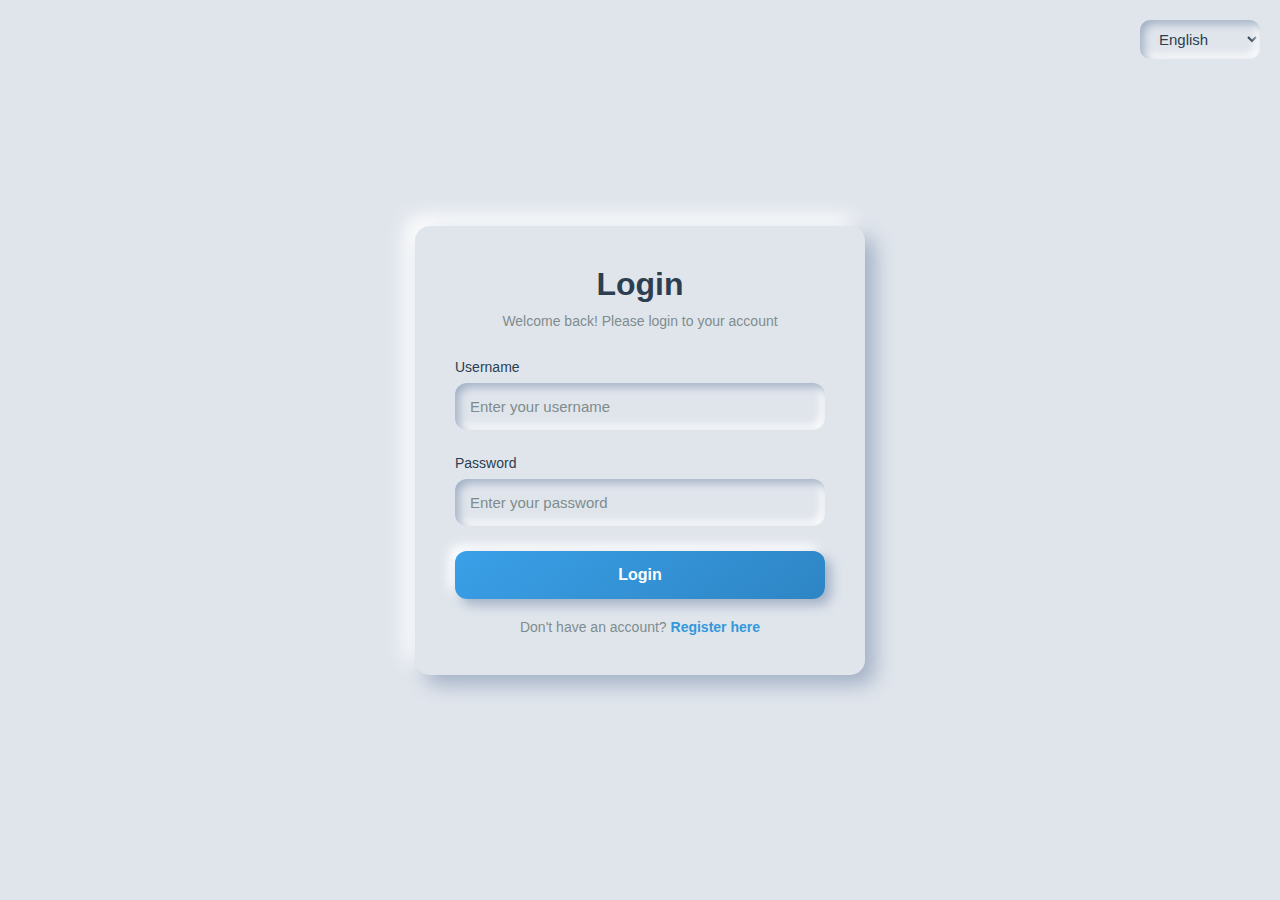
<file: frontend/login.html>
<!DOCTYPE html>
<html lang="en">
<head>
    <meta charset="UTF-8">
    <meta name="viewport" content="width=device-width, initial-scale=1.0">
    <title>LocalMate - Login</title>
    <link rel="stylesheet" href="css/neumorphism.css">
</head>
<body>
    <!-- Language Selector -->
    <div class="language-selector">
        <select id="languageSelect">
            <option value="en">English</option>
            <option value="fa">فارسی</option>
        </select>
    </div>

    <!-- Login Form -->
    <div class="neuro-container">
        <h1 data-i18n="login">Login</h1>
        <p class="subtitle" data-i18n="loginSubtitle">Welcome back! Please login to your account</p>

        <form id="loginForm">
            <div class="form-group">
                <label data-i18n="username">Username</label>
                <input
                    type="text"
                    id="username"
                    name="username"
                    data-i18n="usernamePlaceholder"
                    placeholder="Enter your username"
                    required
                    autocomplete="username"
                >
            </div>

            <div class="form-group">
                <label data-i18n="password">Password</label>
                <input
                    type="password"
                    id="password"
                    name="password"
                    data-i18n="passwordPlaceholder"
                    placeholder="Enter your password"
                    required
                    autocomplete="current-password"
                >
            </div>

            <button type="submit" class="btn btn-primary" id="loginBtn">
                <span data-i18n="loginButton">Login</span>
            </button>
        </form>

        <p class="link-text">
            <span data-i18n="noAccount">Don't have an account?</span>
            <a href="register.html" data-i18n="registerHere">Register here</a>
        </p>
    </div>

    <script src="js/auth.js"></script>
    <script>
        // Check if already logged in
        if (isAuthenticated()) {
            redirectToDashboard();
        }

        // Handle login form submission
        document.getElementById('loginForm').addEventListener('submit', async (e) => {
            e.preventDefault();

            const username = document.getElementById('username').value.trim();
            const password = document.getElementById('password').value;

            if (!username || !password) {
                showAlert(currentLanguage === 'fa' ? 'لطفا تمام فیلدها را پر کنید' : 'Please fill in all fields');
                return;
            }

            const loginBtn = document.getElementById('loginBtn');
            loginBtn.classList.add('loading');
            loginBtn.innerHTML = '<span class="spinner"></span>';

            try {
                await loginUser(username, password);
                showAlert(
                    currentLanguage === 'fa' ? 'ورود موفقیت‌آمیز بود!' : 'Login successful!',
                    'success'
                );
                setTimeout(() => {
                    redirectToDashboard();
                }, 1000);
            } catch (error) {
                loginBtn.classList.remove('loading');
                loginBtn.innerHTML = `<span data-i18n="loginButton">${t('loginButton')}</span>`;
                showAlert(
                    currentLanguage === 'fa' ? 'نام کاربری یا رمز عبور اشتباه است' : error.message
                );
            }
        });
    </script>
</body>
</html>
</file>
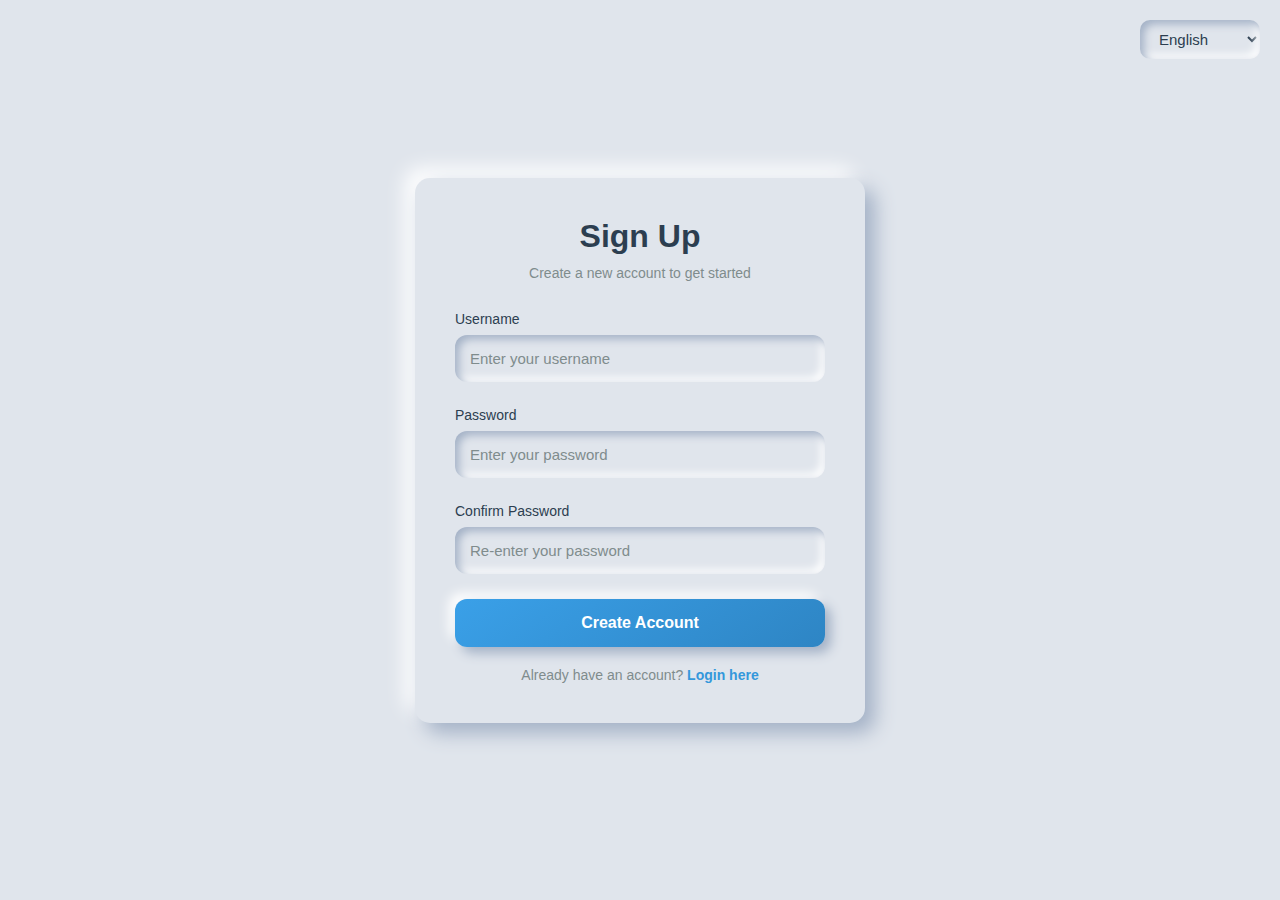
<file: frontend/register.html>
<!DOCTYPE html>
<html lang="en">
<head>
    <meta charset="UTF-8">
    <meta name="viewport" content="width=device-width, initial-scale=1.0">
    <title>LocalMate - Register</title>
    <link rel="stylesheet" href="css/neumorphism.css">
</head>
<body>
    <!-- Language Selector -->
    <div class="language-selector">
        <select id="languageSelect">
            <option value="en">English</option>
            <option value="fa">فارسی</option>
        </select>
    </div>

    <!-- Register Form -->
    <div class="neuro-container">
        <h1 data-i18n="register">Sign Up</h1>
        <p class="subtitle" data-i18n="registerSubtitle">Create a new account to get started</p>

        <form id="registerForm">
            <div class="form-group">
                <label data-i18n="username">Username</label>
                <input
                    type="text"
                    id="username"
                    name="username"
                    data-i18n="usernamePlaceholder"
                    placeholder="Enter your username"
                    required
                    autocomplete="username"
                    minlength="3"
                >
            </div>

            <div class="form-group">
                <label data-i18n="password">Password</label>
                <input
                    type="password"
                    id="password"
                    name="password"
                    data-i18n="passwordPlaceholder"
                    placeholder="Enter your password"
                    required
                    autocomplete="new-password"
                    minlength="6"
                >
            </div>

            <div class="form-group">
                <label data-i18n="confirmPassword">Confirm Password</label>
                <input
                    type="password"
                    id="confirmPassword"
                    name="confirmPassword"
                    data-i18n="confirmPasswordPlaceholder"
                    placeholder="Re-enter your password"
                    required
                    autocomplete="new-password"
                    minlength="6"
                >
            </div>

            <button type="submit" class="btn btn-primary" id="registerBtn">
                <span data-i18n="registerButton">Create Account</span>
            </button>
        </form>

        <p class="link-text">
            <span data-i18n="haveAccount">Already have an account?</span>
            <a href="login.html" data-i18n="loginHere">Login here</a>
        </p>
    </div>

    <script src="js/auth.js"></script>
    <script>
        // Check if already logged in
        if (isAuthenticated()) {
            redirectToDashboard();
        }

        // Handle register form submission
        document.getElementById('registerForm').addEventListener('submit', async (e) => {
            e.preventDefault();

            const username = document.getElementById('username').value.trim();
            const password = document.getElementById('password').value;
            const confirmPassword = document.getElementById('confirmPassword').value;

            if (!username || !password || !confirmPassword) {
                showAlert(currentLanguage === 'fa' ? 'لطفا تمام فیلدها را پر کنید' : 'Please fill in all fields');
                return;
            }

            if (username.length < 3) {
                showAlert(currentLanguage === 'fa' ? 'نام کاربری باید حداقل 3 کاراکتر باشد' : 'Username must be at least 3 characters');
                return;
            }

            if (password.length < 6) {
                showAlert(currentLanguage === 'fa' ? 'رمز عبور باید حداقل 6 کاراکتر باشد' : 'Password must be at least 6 characters');
                return;
            }

            if (password !== confirmPassword) {
                showAlert(currentLanguage === 'fa' ? 'رمزهای عبور یکسان نیستند' : 'Passwords do not match');
                return;
            }

            const registerBtn = document.getElementById('registerBtn');
            registerBtn.classList.add('loading');
            registerBtn.innerHTML = '<span class="spinner"></span>';

            try {
                await registerUser(username, password, confirmPassword, currentLanguage);
                showAlert(
                    currentLanguage === 'fa' ? 'ثبت نام موفقیت‌آمیز بود!' : 'Registration successful!',
                    'success'
                );
                setTimeout(() => {
                    redirectToDashboard();
                }, 1000);
            } catch (error) {
                registerBtn.classList.remove('loading');
                registerBtn.innerHTML = `<span data-i18n="registerButton">${t('registerButton')}</span>`;

                let errorMessage = error.message;
                if (currentLanguage === 'fa') {
                    if (errorMessage.includes('Username')) errorMessage = 'این نام کاربری قبلا استفاده شده است';
                    else if (errorMessage.includes('match')) errorMessage = 'رمزهای عبور یکسان نیستند';
                    else errorMessage = 'خطا در ثبت نام';
                }

                showAlert(errorMessage);
            }
        });
    </script>
</body>
</html>
</file>
<file: frontend/css/neumorphism.css>
/* Neumorphism Design System */

:root {
    --bg-light: #e0e5ec;
    --shadow-dark: #a3b1c6;
    --shadow-light: #ffffff;
    --text-primary: #2c3e50;
    --text-secondary: #7f8c8d;
    --accent: #3498db;
    --accent-hover: #2980b9;
    --error: #e74c3c;
    --success: #2ecc71;

    --shadow-distance: 10px;
    --border-radius: 15px;
}

* {
    margin: 0;
    padding: 0;
    box-sizing: border-box;
}

body {
    font-family: 'Segoe UI', Tahoma, Geneva, Verdana, sans-serif;
    background: var(--bg-light);
    color: var(--text-primary);
    min-height: 100vh;
    display: flex;
    justify-content: center;
    align-items: center;
    direction: ltr;
}

body.rtl {
    direction: rtl;
}

/* Neumorphic Container */
.neuro-container {
    background: var(--bg-light);
    border-radius: var(--border-radius);
    padding: 40px;
    box-shadow:
        var(--shadow-distance) var(--shadow-distance) calc(var(--shadow-distance) * 2) var(--shadow-dark),
        calc(var(--shadow-distance) * -1) calc(var(--shadow-distance) * -1) calc(var(--shadow-distance) * 2) var(--shadow-light);
    max-width: 450px;
    width: 90%;
}

.neuro-inset {
    background: var(--bg-light);
    border-radius: var(--border-radius);
    padding: 15px;
    box-shadow:
        inset 5px 5px 10px var(--shadow-dark),
        inset -5px -5px 10px var(--shadow-light);
}

/* Typography */
h1 {
    font-size: 32px;
    font-weight: 700;
    margin-bottom: 10px;
    text-align: center;
    color: var(--text-primary);
}

.subtitle {
    text-align: center;
    color: var(--text-secondary);
    font-size: 14px;
    margin-bottom: 30px;
}

/* Form Elements */
.form-group {
    margin-bottom: 25px;
}

label {
    display: block;
    margin-bottom: 8px;
    font-weight: 500;
    color: var(--text-primary);
    font-size: 14px;
}

input, select {
    width: 100%;
    padding: 15px;
    border: none;
    border-radius: 12px;
    background: var(--bg-light);
    box-shadow:
        inset 4px 4px 8px var(--shadow-dark),
        inset -4px -4px 8px var(--shadow-light);
    font-size: 15px;
    color: var(--text-primary);
    outline: none;
    transition: all 0.3s ease;
}

input:focus, select:focus {
    box-shadow:
        inset 6px 6px 12px var(--shadow-dark),
        inset -6px -6px 12px var(--shadow-light);
}

input::placeholder {
    color: var(--text-secondary);
}

/* Buttons */
.btn {
    width: 100%;
    padding: 15px;
    border: none;
    border-radius: 12px;
    font-size: 16px;
    font-weight: 600;
    cursor: pointer;
    transition: all 0.3s ease;
    background: var(--bg-light);
    color: var(--text-primary);
    box-shadow:
        6px 6px 12px var(--shadow-dark),
        -6px -6px 12px var(--shadow-light);
}

.btn:hover {
    box-shadow:
        4px 4px 8px var(--shadow-dark),
        -4px -4px 8px var(--shadow-light);
}

.btn:active {
    box-shadow:
        inset 4px 4px 8px var(--shadow-dark),
        inset -4px -4px 8px var(--shadow-light);
}

.btn-primary {
    background: linear-gradient(145deg, #3aa0e8, #2e85c4);
    color: white;
    box-shadow:
        6px 6px 12px var(--shadow-dark),
        -6px -6px 12px var(--shadow-light);
}

.btn-primary:hover {
    background: linear-gradient(145deg, #2e85c4, #3aa0e8);
}

/* Links */
.link-text {
    text-align: center;
    margin-top: 20px;
    font-size: 14px;
    color: var(--text-secondary);
}

.link-text a {
    color: var(--accent);
    text-decoration: none;
    font-weight: 600;
    transition: color 0.3s ease;
}

.link-text a:hover {
    color: var(--accent-hover);
}

/* Language Selector */
.language-selector {
    position: absolute;
    top: 20px;
    right: 20px;
}

body.rtl .language-selector {
    right: auto;
    left: 20px;
}

.language-selector select {
    padding: 10px 15px;
    border-radius: 10px;
    cursor: pointer;
    width: auto;
    min-width: 120px;
}

/* Alert Messages */
.alert {
    padding: 12px;
    border-radius: 10px;
    margin-bottom: 20px;
    font-size: 14px;
    text-align: center;
}

.alert-error {
    background: linear-gradient(145deg, #f08080, #e74c3c);
    color: white;
    box-shadow:
        4px 4px 8px var(--shadow-dark),
        -4px -4px 8px var(--shadow-light);
}

.alert-success {
    background: linear-gradient(145deg, #52d68a, #2ecc71);
    color: white;
    box-shadow:
        4px 4px 8px var(--shadow-dark),
        -4px -4px 8px var(--shadow-light);
}

/* Loading */
.loading {
    opacity: 0.6;
    pointer-events: none;
}

.spinner {
    display: inline-block;
    width: 20px;
    height: 20px;
    border: 3px solid rgba(255,255,255,.3);
    border-radius: 50%;
    border-top-color: white;
    animation: spin 0.8s ease-in-out infinite;
}

@keyframes spin {
    to { transform: rotate(360deg); }
}

/* Responsive */
@media (max-width: 500px) {
    .neuro-container {
        padding: 30px 20px;
    }

    h1 {
        font-size: 26px;
    }
}
</file>
